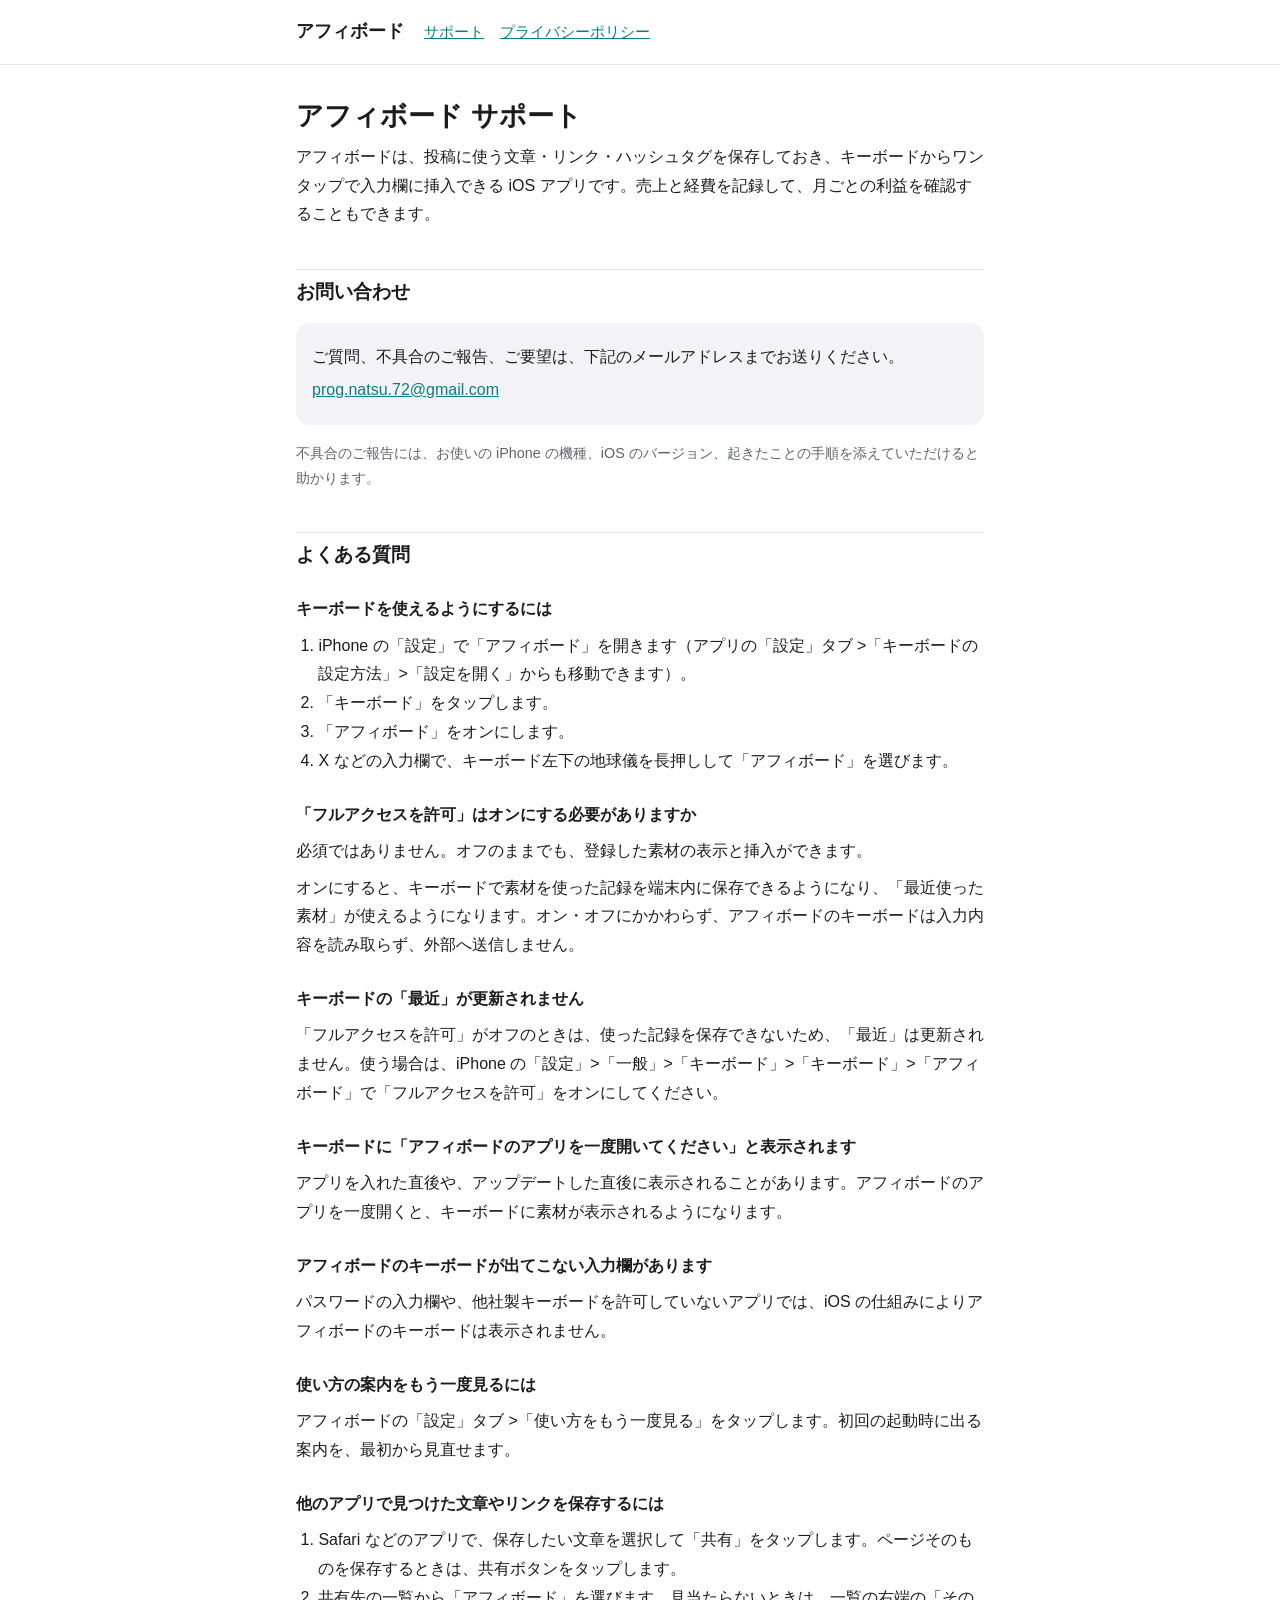
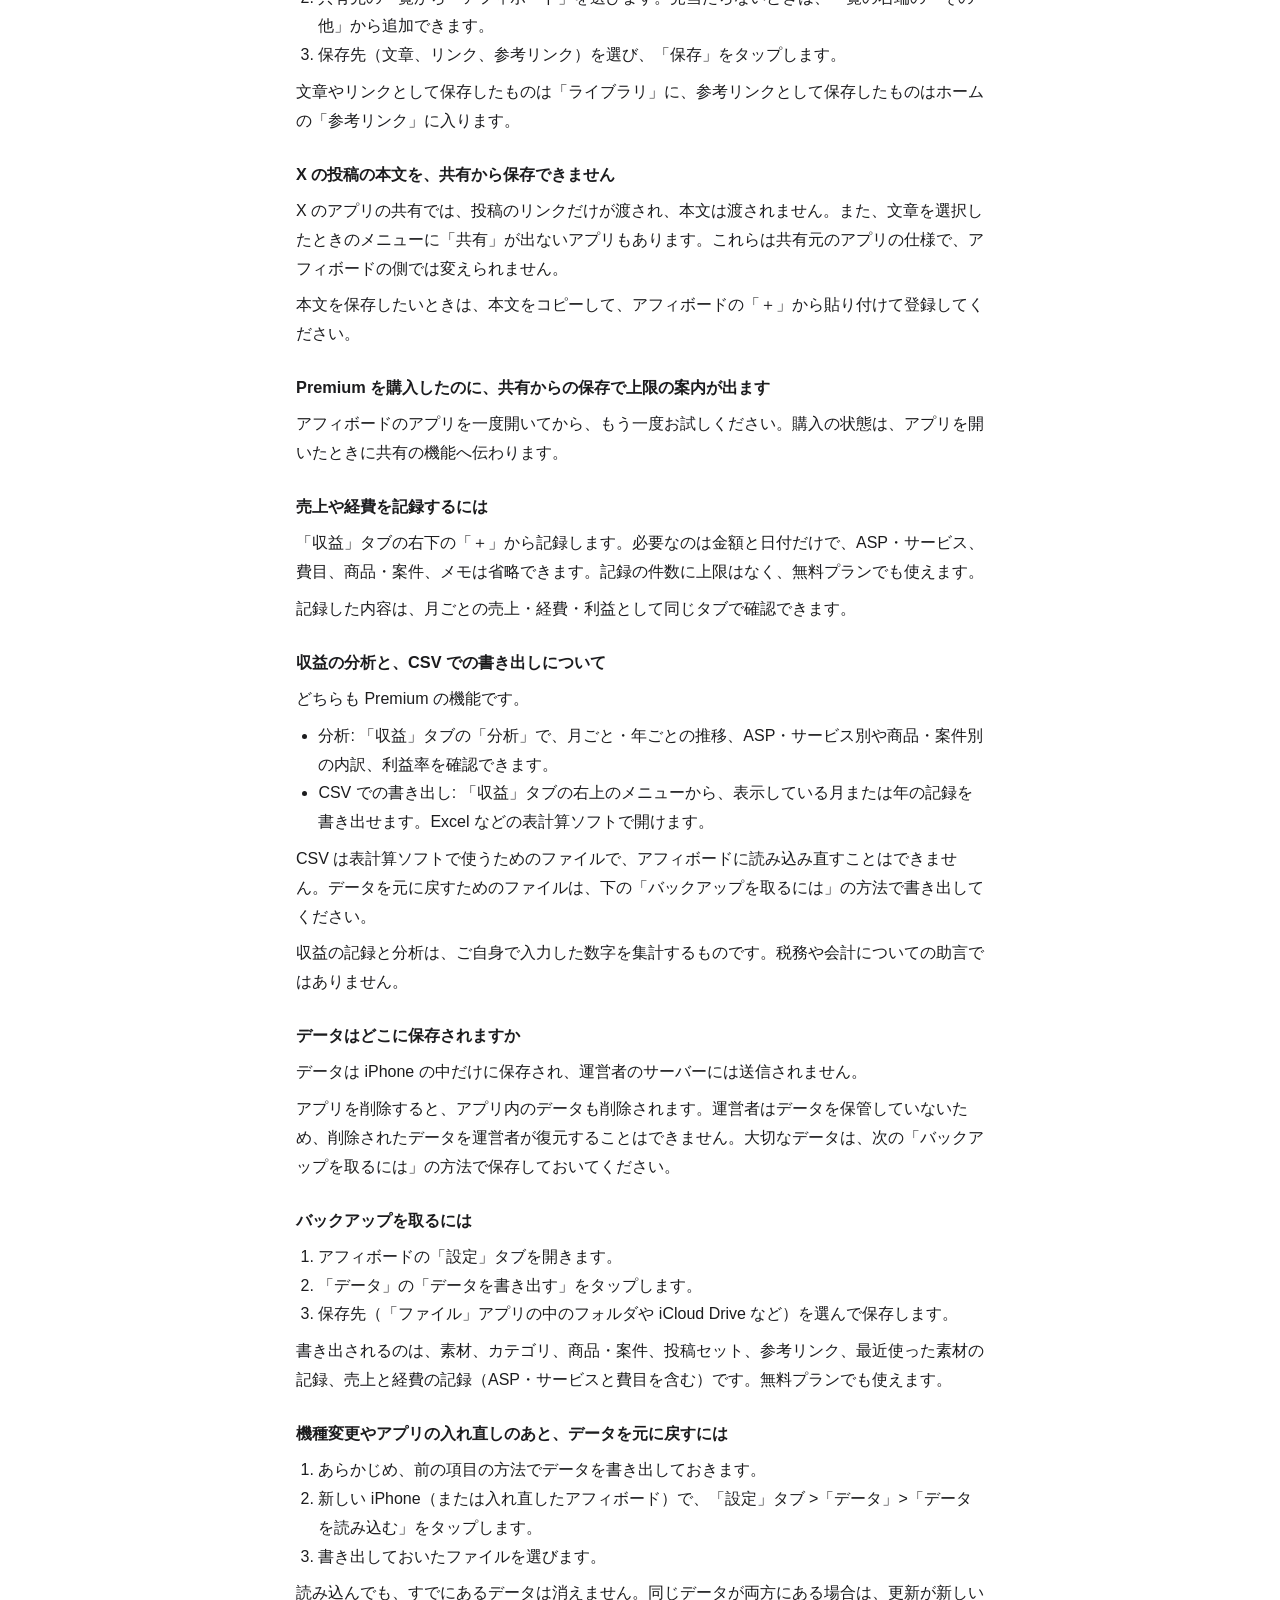
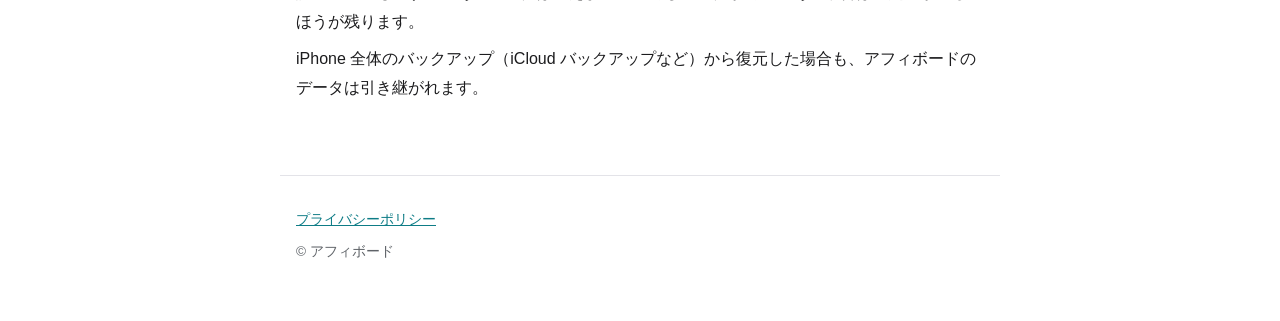
<file: index.html>
<!doctype html>
<html lang="ja">
<head>
<meta charset="utf-8">
<meta name="viewport" content="width=device-width, initial-scale=1">
<title>アフィボード サポート</title>
<meta name="description" content="iOS アプリ「アフィボード」のサポートページ。お問い合わせ先と、よくある質問。">
<link rel="stylesheet" href="style.css">
</head>
<body>
<header class="site">
  <div class="inner">
    <a class="name" href="./">アフィボード</a>
    <nav>
      <a href="./">サポート</a>
      <a href="privacy/">プライバシーポリシー</a>
    </nav>
  </div>
</header>
<main>
  <h1>アフィボード サポート</h1>
  <p>アフィボードは、投稿に使う文章・リンク・ハッシュタグを保存しておき、キーボードからワンタップで入力欄に挿入できる iOS アプリです。売上と経費を記録して、月ごとの利益を確認することもできます。</p>

  <h2>お問い合わせ</h2>
  <div class="card">
    <p>ご質問、不具合のご報告、ご要望は、下記のメールアドレスまでお送りください。</p>
    <p><a href="mailto:prog.natsu.72@gmail.com">prog.natsu.72@gmail.com</a></p>
  </div>
  <p class="meta">不具合のご報告には、お使いの iPhone の機種、iOS のバージョン、起きたことの手順を添えていただけると助かります。</p>

  <h2>よくある質問</h2>

  <h3>キーボードを使えるようにするには</h3>
  <ol>
    <li>iPhone の「設定」で「アフィボード」を開きます（アプリの「設定」タブ &gt;「キーボードの設定方法」&gt;「設定を開く」からも移動できます）。</li>
    <li>「キーボード」をタップします。</li>
    <li>「アフィボード」をオンにします。</li>
    <li>X などの入力欄で、キーボード左下の地球儀を長押しして「アフィボード」を選びます。</li>
  </ol>

  <h3>「フルアクセスを許可」はオンにする必要がありますか</h3>
  <p>必須ではありません。オフのままでも、登録した素材の表示と挿入ができます。</p>
  <p>オンにすると、キーボードで素材を使った記録を端末内に保存できるようになり、「最近使った素材」が使えるようになります。オン・オフにかかわらず、アフィボードのキーボードは入力内容を読み取らず、外部へ送信しません。</p>

  <h3>キーボードの「最近」が更新されません</h3>
  <p>「フルアクセスを許可」がオフのときは、使った記録を保存できないため、「最近」は更新されません。使う場合は、iPhone の「設定」&gt;「一般」&gt;「キーボード」&gt;「キーボード」&gt;「アフィボード」で「フルアクセスを許可」をオンにしてください。</p>

  <h3>キーボードに「アフィボードのアプリを一度開いてください」と表示されます</h3>
  <p>アプリを入れた直後や、アップデートした直後に表示されることがあります。アフィボードのアプリを一度開くと、キーボードに素材が表示されるようになります。</p>

  <h3>アフィボードのキーボードが出てこない入力欄があります</h3>
  <p>パスワードの入力欄や、他社製キーボードを許可していないアプリでは、iOS の仕組みによりアフィボードのキーボードは表示されません。</p>

  <h3>使い方の案内をもう一度見るには</h3>
  <p>アフィボードの「設定」タブ &gt;「使い方をもう一度見る」をタップします。初回の起動時に出る案内を、最初から見直せます。</p>

  <h3>他のアプリで見つけた文章やリンクを保存するには</h3>
  <ol>
    <li>Safari などのアプリで、保存したい文章を選択して「共有」をタップします。ページそのものを保存するときは、共有ボタンをタップします。</li>
    <li>共有先の一覧から「アフィボード」を選びます。見当たらないときは、一覧の右端の「その他」から追加できます。</li>
    <li>保存先（文章、リンク、参考リンク）を選び、「保存」をタップします。</li>
  </ol>
  <p>文章やリンクとして保存したものは「ライブラリ」に、参考リンクとして保存したものはホームの「参考リンク」に入ります。</p>

  <h3>X の投稿の本文を、共有から保存できません</h3>
  <p>X のアプリの共有では、投稿のリンクだけが渡され、本文は渡されません。また、文章を選択したときのメニューに「共有」が出ないアプリもあります。これらは共有元のアプリの仕様で、アフィボードの側では変えられません。</p>
  <p>本文を保存したいときは、本文をコピーして、アフィボードの「＋」から貼り付けて登録してください。</p>

  <h3>Premium を購入したのに、共有からの保存で上限の案内が出ます</h3>
  <p>アフィボードのアプリを一度開いてから、もう一度お試しください。購入の状態は、アプリを開いたときに共有の機能へ伝わります。</p>

  <h3>売上や経費を記録するには</h3>
  <p>「収益」タブの右下の「＋」から記録します。必要なのは金額と日付だけで、ASP・サービス、費目、商品・案件、メモは省略できます。記録の件数に上限はなく、無料プランでも使えます。</p>
  <p>記録した内容は、月ごとの売上・経費・利益として同じタブで確認できます。</p>

  <h3>収益の分析と、CSV での書き出しについて</h3>
  <p>どちらも Premium の機能です。</p>
  <ul>
    <li>分析: 「収益」タブの「分析」で、月ごと・年ごとの推移、ASP・サービス別や商品・案件別の内訳、利益率を確認できます。</li>
    <li>CSV での書き出し: 「収益」タブの右上のメニューから、表示している月または年の記録を書き出せます。Excel などの表計算ソフトで開けます。</li>
  </ul>
  <p>CSV は表計算ソフトで使うためのファイルで、アフィボードに読み込み直すことはできません。データを元に戻すためのファイルは、下の「バックアップを取るには」の方法で書き出してください。</p>
  <p>収益の記録と分析は、ご自身で入力した数字を集計するものです。税務や会計についての助言ではありません。</p>

  <h3>データはどこに保存されますか</h3>
  <p>データは iPhone の中だけに保存され、運営者のサーバーには送信されません。</p>
  <p>アプリを削除すると、アプリ内のデータも削除されます。運営者はデータを保管していないため、削除されたデータを運営者が復元することはできません。大切なデータは、次の「バックアップを取るには」の方法で保存しておいてください。</p>

  <h3>バックアップを取るには</h3>
  <ol>
    <li>アフィボードの「設定」タブを開きます。</li>
    <li>「データ」の「データを書き出す」をタップします。</li>
    <li>保存先（「ファイル」アプリの中のフォルダや iCloud Drive など）を選んで保存します。</li>
  </ol>
  <p>書き出されるのは、素材、カテゴリ、商品・案件、投稿セット、参考リンク、最近使った素材の記録、売上と経費の記録（ASP・サービスと費目を含む）です。無料プランでも使えます。</p>

  <h3>機種変更やアプリの入れ直しのあと、データを元に戻すには</h3>
  <ol>
    <li>あらかじめ、前の項目の方法でデータを書き出しておきます。</li>
    <li>新しい iPhone（または入れ直したアフィボード）で、「設定」タブ &gt;「データ」&gt;「データを読み込む」をタップします。</li>
    <li>書き出しておいたファイルを選びます。</li>
  </ol>
  <p>読み込んでも、すでにあるデータは消えません。同じデータが両方にある場合は、更新が新しいほうが残ります。</p>
  <p>iPhone 全体のバックアップ（iCloud バックアップなど）から復元した場合も、アフィボードのデータは引き継がれます。</p>
</main>
<footer>
  <p><a href="privacy/">プライバシーポリシー</a></p>
  <p>&copy; アフィボード</p>
</footer>
</body>
</html>
</file>
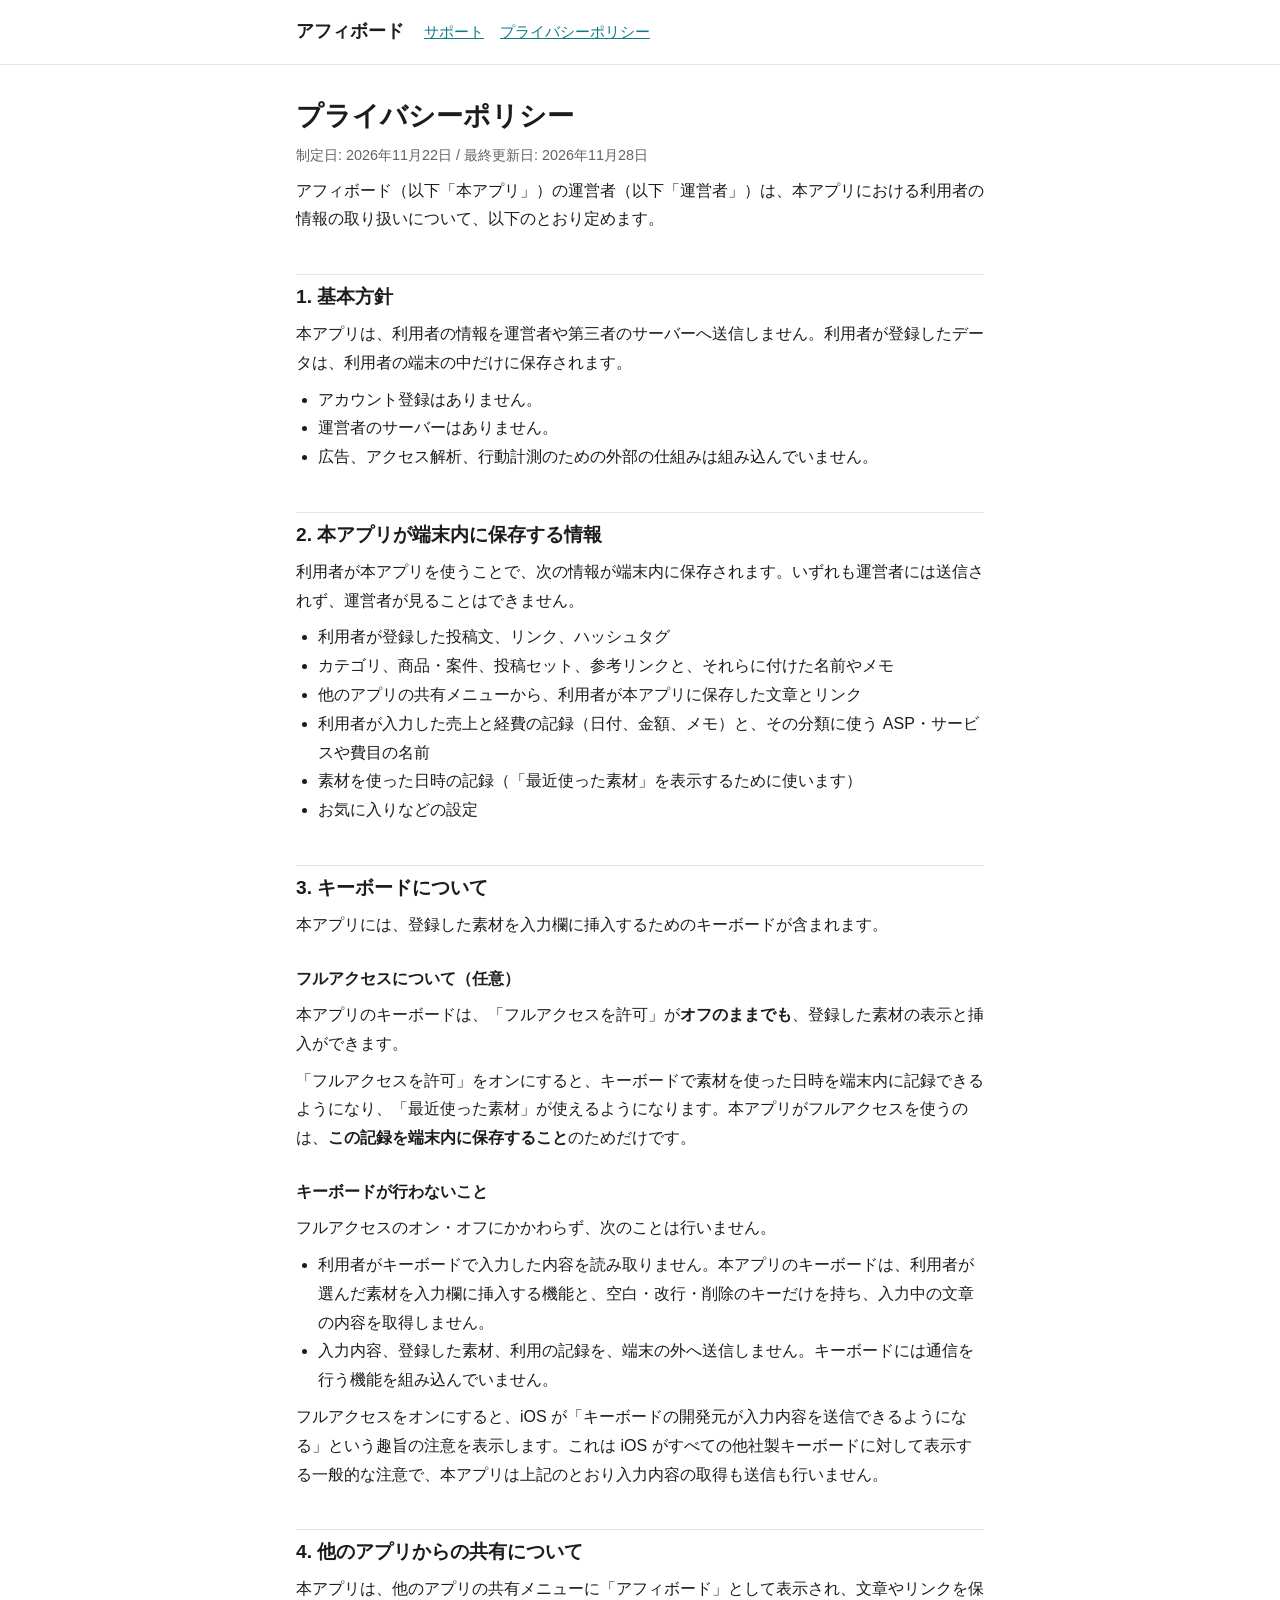
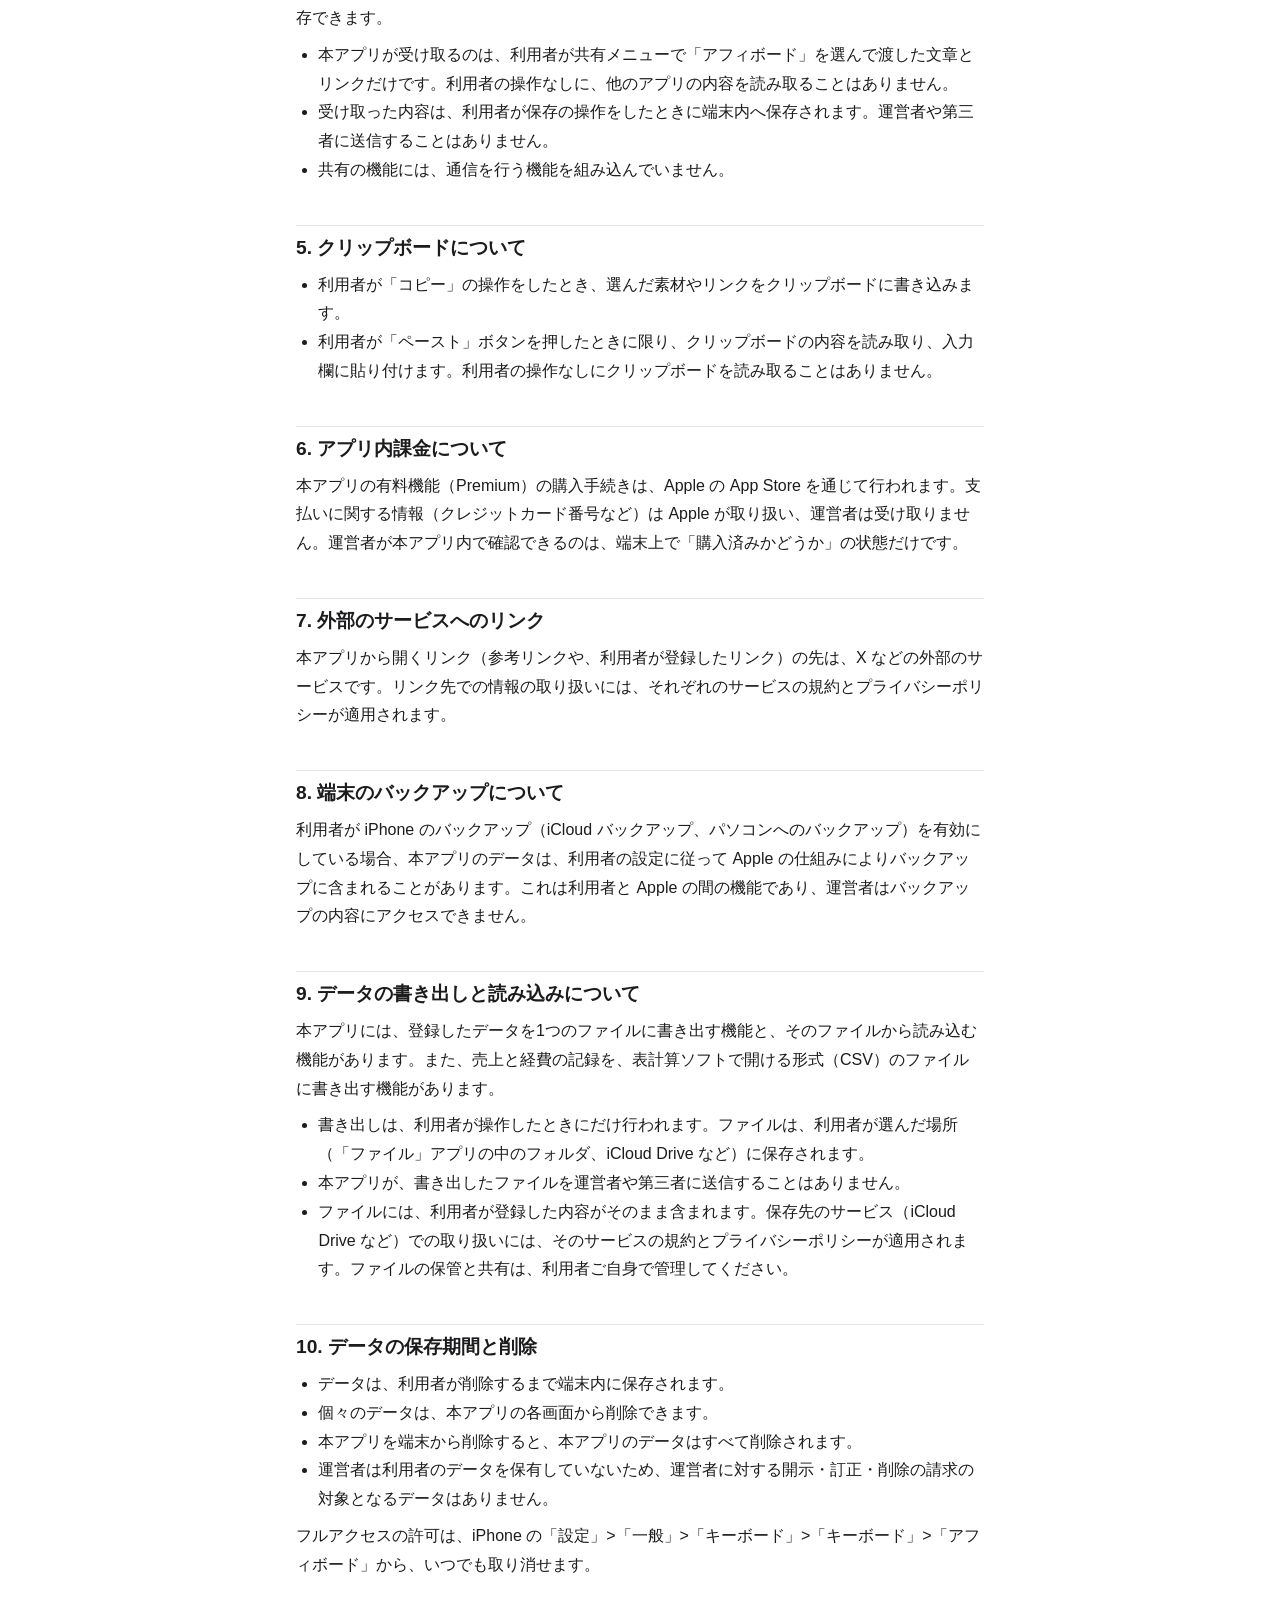
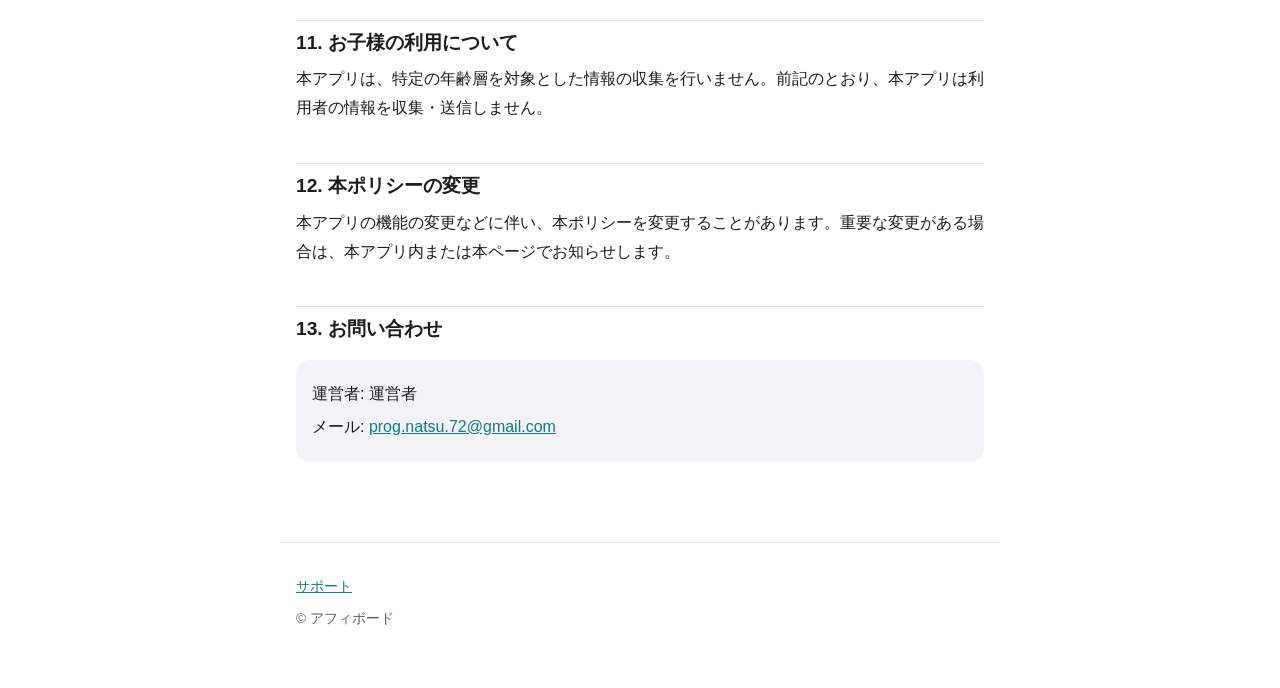
<file: privacy/index.html>
<!doctype html>
<html lang="ja">
<head>
<meta charset="utf-8">
<meta name="viewport" content="width=device-width, initial-scale=1">
<title>プライバシーポリシー | アフィボード</title>
<meta name="description" content="iOS アプリ「アフィボード」のプライバシーポリシー。">
<link rel="stylesheet" href="../style.css">
</head>
<body>
<header class="site">
  <div class="inner">
    <a class="name" href="../">アフィボード</a>
    <nav>
      <a href="../">サポート</a>
      <a href="./">プライバシーポリシー</a>
    </nav>
  </div>
</header>
<main>
  <h1>プライバシーポリシー</h1>
  <p class="meta">制定日: 2026年11月22日 / 最終更新日: 2026年11月28日</p>
  <p>アフィボード（以下「本アプリ」）の運営者（以下「運営者」）は、本アプリにおける利用者の情報の取り扱いについて、以下のとおり定めます。</p>

  <h2>1. 基本方針</h2>
  <p>本アプリは、利用者の情報を運営者や第三者のサーバーへ送信しません。利用者が登録したデータは、利用者の端末の中だけに保存されます。</p>
  <ul>
    <li>アカウント登録はありません。</li>
    <li>運営者のサーバーはありません。</li>
    <li>広告、アクセス解析、行動計測のための外部の仕組みは組み込んでいません。</li>
  </ul>

  <h2>2. 本アプリが端末内に保存する情報</h2>
  <p>利用者が本アプリを使うことで、次の情報が端末内に保存されます。いずれも運営者には送信されず、運営者が見ることはできません。</p>
  <ul>
    <li>利用者が登録した投稿文、リンク、ハッシュタグ</li>
    <li>カテゴリ、商品・案件、投稿セット、参考リンクと、それらに付けた名前やメモ</li>
    <li>他のアプリの共有メニューから、利用者が本アプリに保存した文章とリンク</li>
    <li>利用者が入力した売上と経費の記録（日付、金額、メモ）と、その分類に使う ASP・サービスや費目の名前</li>
    <li>素材を使った日時の記録（「最近使った素材」を表示するために使います）</li>
    <li>お気に入りなどの設定</li>
  </ul>

  <h2>3. キーボードについて</h2>
  <p>本アプリには、登録した素材を入力欄に挿入するためのキーボードが含まれます。</p>

  <h3>フルアクセスについて（任意）</h3>
  <p>本アプリのキーボードは、「フルアクセスを許可」が<strong>オフのままでも</strong>、登録した素材の表示と挿入ができます。</p>
  <p>「フルアクセスを許可」をオンにすると、キーボードで素材を使った日時を端末内に記録できるようになり、「最近使った素材」が使えるようになります。本アプリがフルアクセスを使うのは、<strong>この記録を端末内に保存すること</strong>のためだけです。</p>

  <h3>キーボードが行わないこと</h3>
  <p>フルアクセスのオン・オフにかかわらず、次のことは行いません。</p>
  <ul>
    <li>利用者がキーボードで入力した内容を読み取りません。本アプリのキーボードは、利用者が選んだ素材を入力欄に挿入する機能と、空白・改行・削除のキーだけを持ち、入力中の文章の内容を取得しません。</li>
    <li>入力内容、登録した素材、利用の記録を、端末の外へ送信しません。キーボードには通信を行う機能を組み込んでいません。</li>
  </ul>
  <p>フルアクセスをオンにすると、iOS が「キーボードの開発元が入力内容を送信できるようになる」という趣旨の注意を表示します。これは iOS がすべての他社製キーボードに対して表示する一般的な注意で、本アプリは上記のとおり入力内容の取得も送信も行いません。</p>

  <h2>4. 他のアプリからの共有について</h2>
  <p>本アプリは、他のアプリの共有メニューに「アフィボード」として表示され、文章やリンクを保存できます。</p>
  <ul>
    <li>本アプリが受け取るのは、利用者が共有メニューで「アフィボード」を選んで渡した文章とリンクだけです。利用者の操作なしに、他のアプリの内容を読み取ることはありません。</li>
    <li>受け取った内容は、利用者が保存の操作をしたときに端末内へ保存されます。運営者や第三者に送信することはありません。</li>
    <li>共有の機能には、通信を行う機能を組み込んでいません。</li>
  </ul>

  <h2>5. クリップボードについて</h2>
  <ul>
    <li>利用者が「コピー」の操作をしたとき、選んだ素材やリンクをクリップボードに書き込みます。</li>
    <li>利用者が「ペースト」ボタンを押したときに限り、クリップボードの内容を読み取り、入力欄に貼り付けます。利用者の操作なしにクリップボードを読み取ることはありません。</li>
  </ul>

  <h2>6. アプリ内課金について</h2>
  <p>本アプリの有料機能（Premium）の購入手続きは、Apple の App Store を通じて行われます。支払いに関する情報（クレジットカード番号など）は Apple が取り扱い、運営者は受け取りません。運営者が本アプリ内で確認できるのは、端末上で「購入済みかどうか」の状態だけです。</p>

  <h2>7. 外部のサービスへのリンク</h2>
  <p>本アプリから開くリンク（参考リンクや、利用者が登録したリンク）の先は、X などの外部のサービスです。リンク先での情報の取り扱いには、それぞれのサービスの規約とプライバシーポリシーが適用されます。</p>

  <h2>8. 端末のバックアップについて</h2>
  <p>利用者が iPhone のバックアップ（iCloud バックアップ、パソコンへのバックアップ）を有効にしている場合、本アプリのデータは、利用者の設定に従って Apple の仕組みによりバックアップに含まれることがあります。これは利用者と Apple の間の機能であり、運営者はバックアップの内容にアクセスできません。</p>

  <h2>9. データの書き出しと読み込みについて</h2>
  <p>本アプリには、登録したデータを1つのファイルに書き出す機能と、そのファイルから読み込む機能があります。また、売上と経費の記録を、表計算ソフトで開ける形式（CSV）のファイルに書き出す機能があります。</p>
  <ul>
    <li>書き出しは、利用者が操作したときにだけ行われます。ファイルは、利用者が選んだ場所（「ファイル」アプリの中のフォルダ、iCloud Drive など）に保存されます。</li>
    <li>本アプリが、書き出したファイルを運営者や第三者に送信することはありません。</li>
    <li>ファイルには、利用者が登録した内容がそのまま含まれます。保存先のサービス（iCloud Drive など）での取り扱いには、そのサービスの規約とプライバシーポリシーが適用されます。ファイルの保管と共有は、利用者ご自身で管理してください。</li>
  </ul>

  <h2>10. データの保存期間と削除</h2>
  <ul>
    <li>データは、利用者が削除するまで端末内に保存されます。</li>
    <li>個々のデータは、本アプリの各画面から削除できます。</li>
    <li>本アプリを端末から削除すると、本アプリのデータはすべて削除されます。</li>
    <li>運営者は利用者のデータを保有していないため、運営者に対する開示・訂正・削除の請求の対象となるデータはありません。</li>
  </ul>
  <p>フルアクセスの許可は、iPhone の「設定」&gt;「一般」&gt;「キーボード」&gt;「キーボード」&gt;「アフィボード」から、いつでも取り消せます。</p>

  <h2>11. お子様の利用について</h2>
  <p>本アプリは、特定の年齢層を対象とした情報の収集を行いません。前記のとおり、本アプリは利用者の情報を収集・送信しません。</p>

  <h2>12. 本ポリシーの変更</h2>
  <p>本アプリの機能の変更などに伴い、本ポリシーを変更することがあります。重要な変更がある場合は、本アプリ内または本ページでお知らせします。</p>

  <h2>13. お問い合わせ</h2>
  <div class="card">
    <p>運営者: 運営者</p>
    <p>メール: <a href="mailto:prog.natsu.72@gmail.com">prog.natsu.72@gmail.com</a></p>
  </div>
</main>
<footer>
  <p><a href="../">サポート</a></p>
  <p>&copy; アフィボード</p>
</footer>
</body>
</html>
</file>
<file: style.css>
:root {
  --bg: #ffffff;
  --surface: #f2f2f7;
  --text: #1c1c1e;
  --muted: #5f6368;
  --accent: #0e7c86;
  --border: #e3e3e8;
}
@media (prefers-color-scheme: dark) {
  :root {
    --bg: #111113;
    --surface: #1c1c1e;
    --text: #f2f2f7;
    --muted: #a1a1a8;
    --accent: #4fd1c5;
    --border: #2c2c2e;
  }
}
* { box-sizing: border-box; }
body {
  margin: 0;
  background: var(--bg);
  color: var(--text);
  font-family: -apple-system, BlinkMacSystemFont, "Hiragino Sans", "Noto Sans JP", "Yu Gothic", sans-serif;
  line-height: 1.8;
  -webkit-text-size-adjust: 100%;
}
main { max-width: 720px; margin: 0 auto; padding: 32px 16px 64px; }
header.site { border-bottom: 1px solid var(--border); }
header.site .inner { max-width: 720px; margin: 0 auto; padding: 16px; display: flex; gap: 20px; align-items: baseline; flex-wrap: wrap; }
header.site .name { font-weight: 700; font-size: 1.1rem; color: var(--text); text-decoration: none; }
header.site nav { display: flex; gap: 16px; font-size: 0.95rem; }
a { color: var(--accent); }
h1 { font-size: 1.7rem; line-height: 1.4; margin: 0 0 8px; }
h2 { font-size: 1.2rem; line-height: 1.5; margin: 40px 0 8px; padding-top: 8px; border-top: 1px solid var(--border); }
h3 { font-size: 1.02rem; margin: 24px 0 4px; }
p, ul, ol { margin: 8px 0; }
ul, ol { padding-left: 1.4em; }
.meta { color: var(--muted); font-size: 0.9rem; }
.card { background: var(--surface); border-radius: 14px; padding: 16px; margin: 16px 0; }
.card p { margin: 4px 0; }
footer { max-width: 720px; margin: 0 auto; padding: 24px 16px 48px; color: var(--muted); font-size: 0.85rem; border-top: 1px solid var(--border); }
</file>
